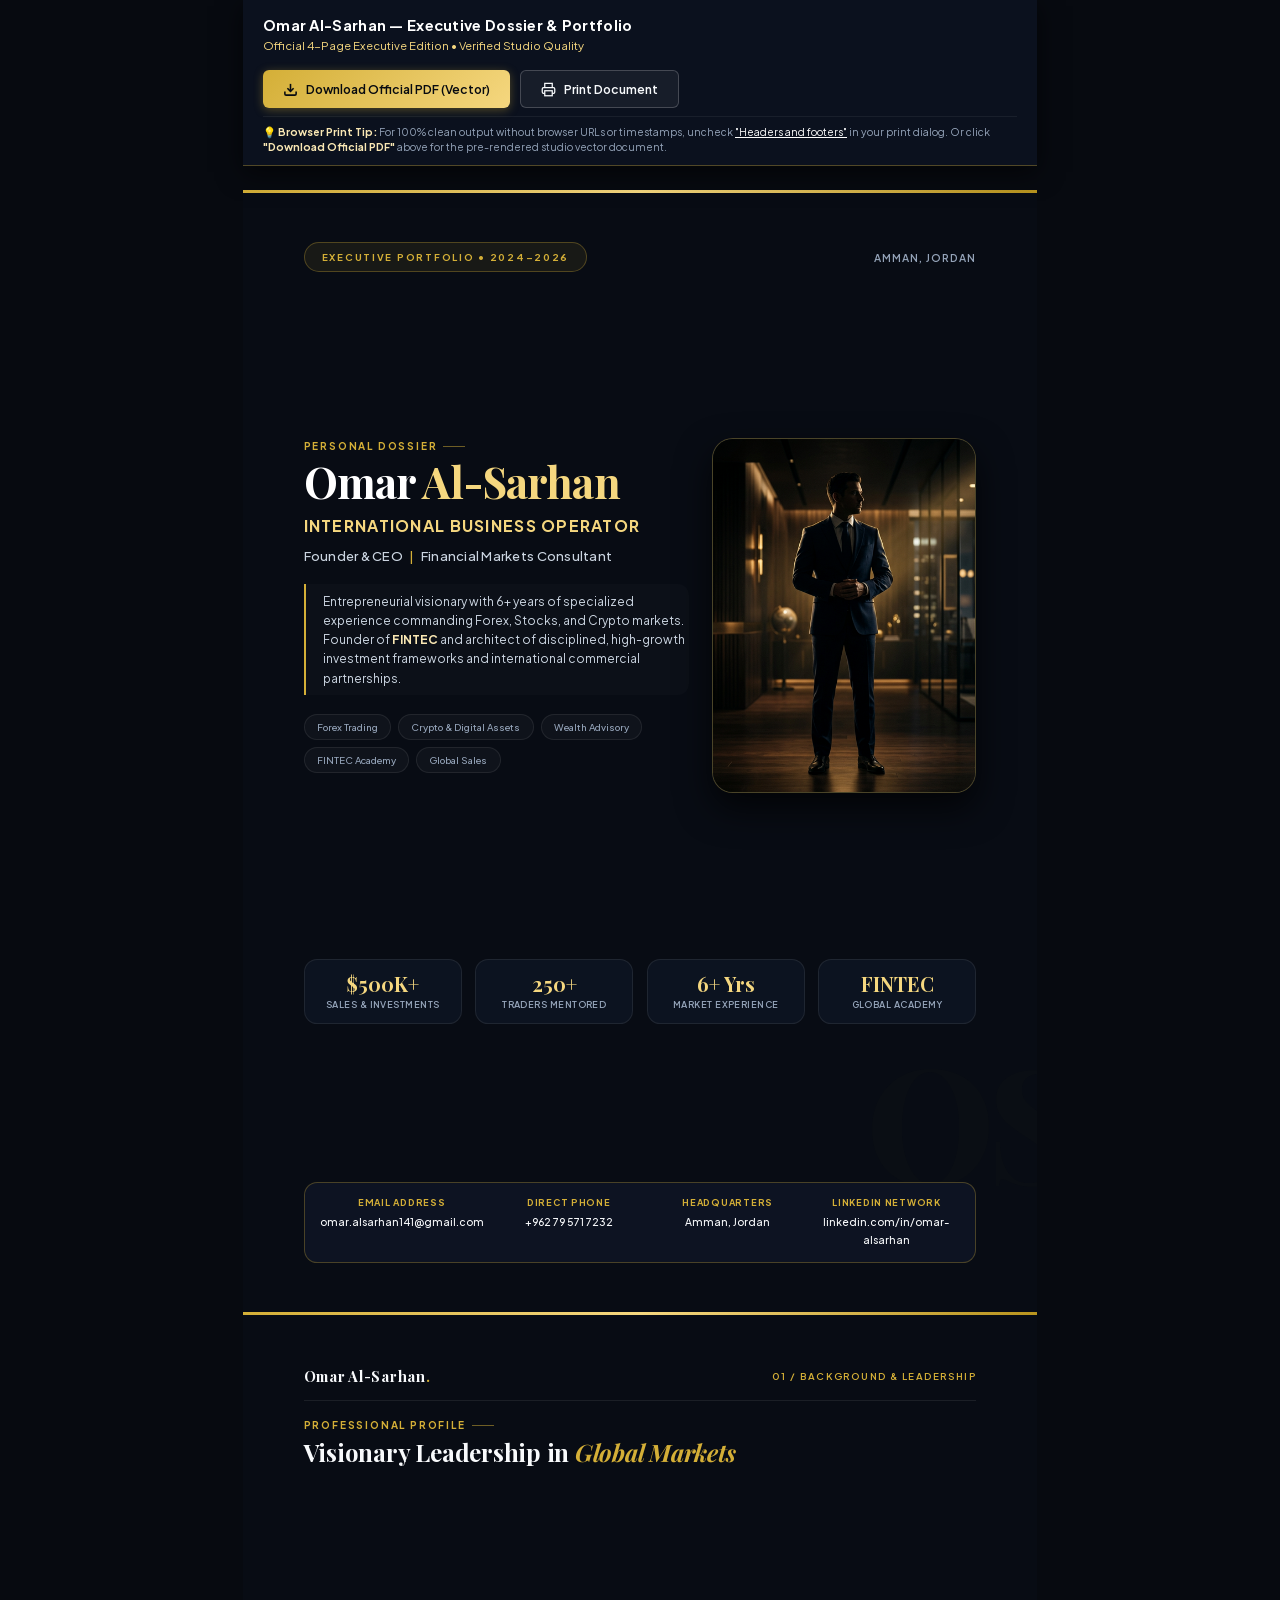
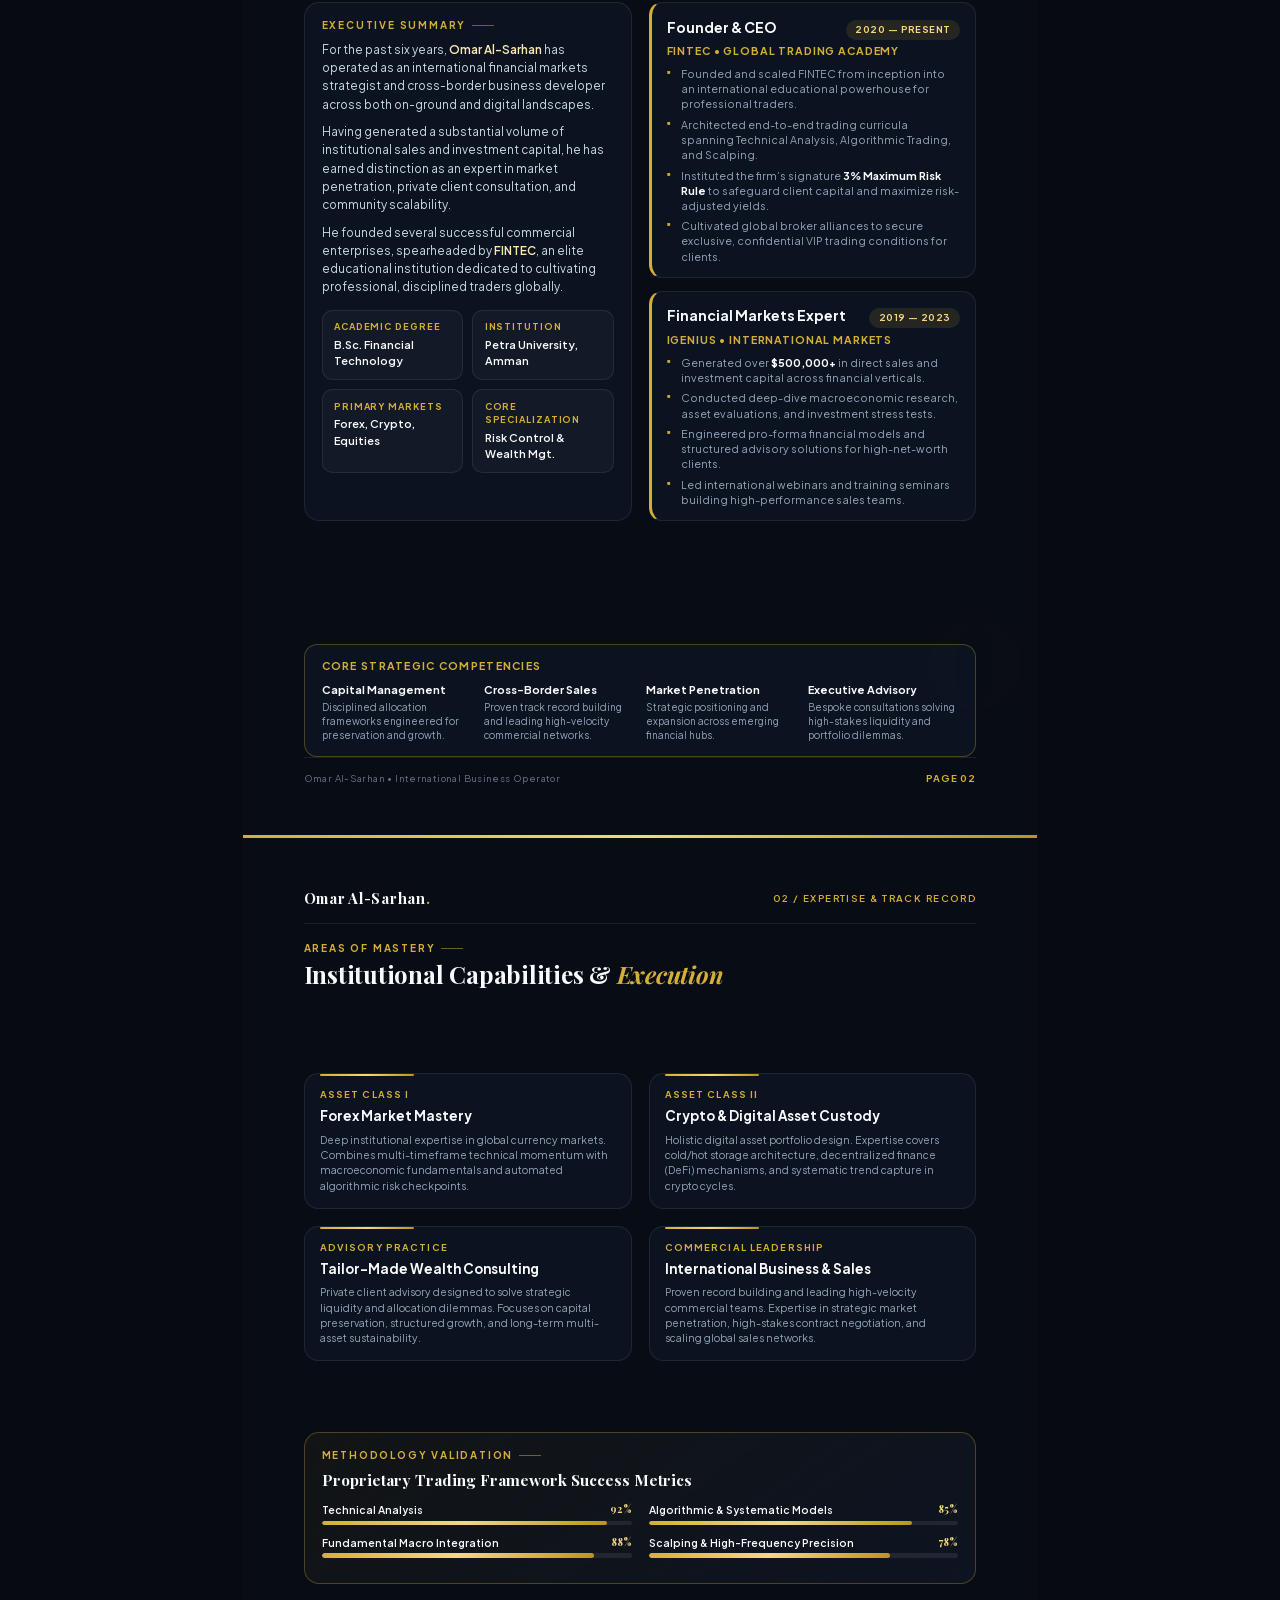
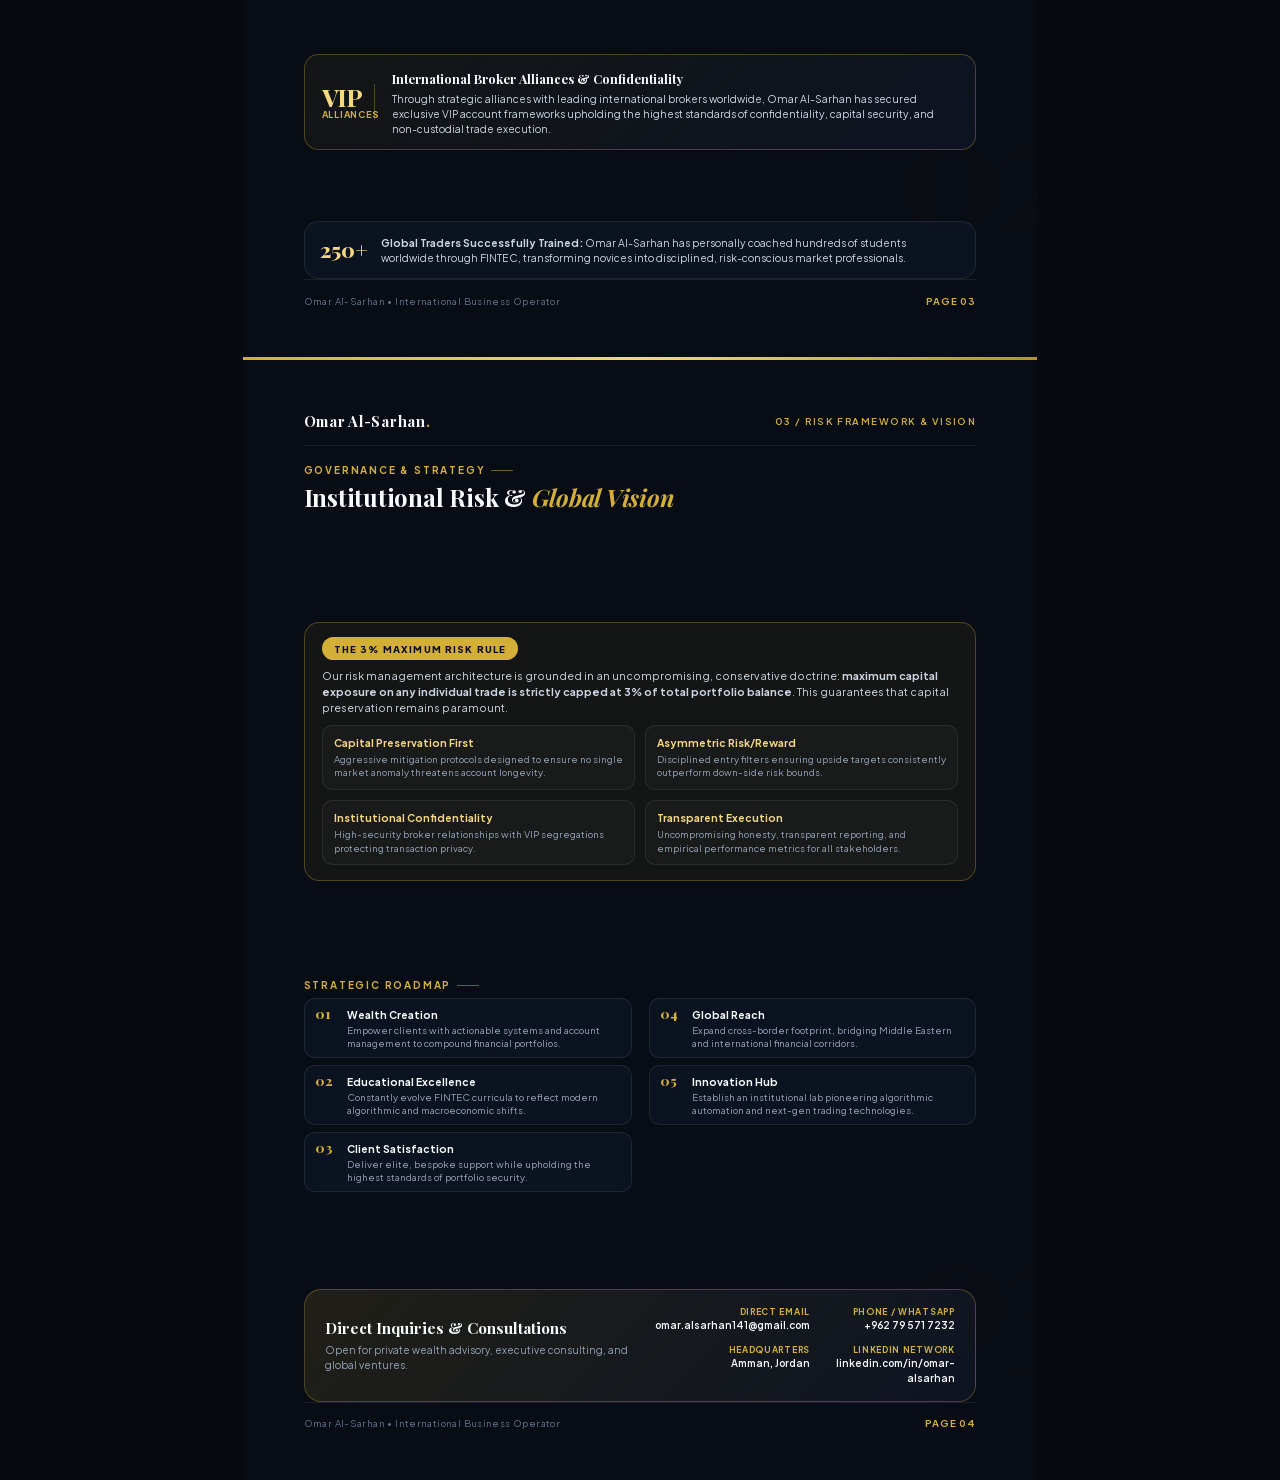
<file: portfolio-pdf.html>
<!DOCTYPE html>
<html lang="en">
<head>
    <meta charset="UTF-8">
    <title>Omar Al-Sarhan — Personal Portfolio</title>
    <!-- Local TrueType Google Fonts (Offline & Print Vector Embedding) -->
    <link rel="stylesheet" href="assets/fonts/fonts-ttf.css">
    <!-- Local Base64 Google Fonts Fallback -->
    <link rel="stylesheet" href="assets/fonts/fonts-base64.css">
    <!-- Google Fonts Fallback -->
    <link rel="preconnect" href="https://fonts.googleapis.com">
    <link rel="preconnect" href="https://fonts.gstatic.com" crossorigin>
    <link href="https://fonts.googleapis.com/css2?family=Playfair+Display:ital,wght@0,400;0,600;0,700;0,800;1,400;1,600&family=Plus+Jakarta+Sans:wght@300;400;500;600;700;800&display=swap" rel="stylesheet">
    <style>
        /* ============================================================
           PRINT & PAGE SETUP (A4 EXACT SPECIFICATIONS: 210mm x 297mm)
           ============================================================ */
        @page {
            size: A4 portrait;
            margin: 0;
        }

        :root {
            --bg-dark: #070a10;
            --bg-page: #080c14;
            --bg-card: rgba(14, 21, 34, 0.9);
            --bg-card-hover: #121a2b;
            --gold: #d4af37;
            --gold-light: #f5d77f;
            --gold-pale: #fae8b4;
            --gold-dark: #9e7b16;
            --gold-gradient: linear-gradient(135deg, #d4af37 0%, #f5d77f 50%, #b8941e 100%);
            --text-main: #f8fafc;
            --text-sub: #94a3b8;
            --text-muted: #64748b;
            --border-gold: rgba(212, 175, 55, 0.3);
            --border-subtle: rgba(255, 255, 255, 0.08);
            --font-serif: 'Playfair Display', 'Didot', 'Bodoni MT', 'Cinzel', 'Georgia', serif;
            --font-sans: 'Plus Jakarta Sans', -apple-system, BlinkMacSystemFont, 'Segoe UI', Roboto, sans-serif;
        }

        * {
            margin: 0;
            padding: 0;
            box-sizing: border-box;
            -webkit-print-color-adjust: exact !important;
            print-color-adjust: exact !important;
        }

        html, body {
            width: 210mm;
            background-color: var(--bg-dark);
            color: var(--text-main);
            font-family: var(--font-sans);
            font-size: 9.2pt;
            line-height: 1.5;
            -webkit-font-smoothing: antialiased;
            margin: 0 auto;
        }

        .page {
            width: 210mm;
            height: 297mm;
            min-height: 297mm;
            max-height: 297mm;
            position: relative;
            page-break-after: always;
            page-break-inside: avoid;
            overflow: hidden;
            background-color: var(--bg-page);
            background: #080c14;
            padding: 14mm 16mm 13mm;
            display: flex;
            flex-direction: column;
            justify-content: space-between;
        }

        .page:last-child {
            page-break-after: avoid;
        }

        /* Top luxury gold bar */
        .page::before {
            content: '';
            position: absolute;
            top: 0;
            left: 0;
            right: 0;
            height: 3px;
            background: var(--gold-gradient);
            z-index: 10;
        }

        /* Watermark background numbers */
        .page-watermark {
            position: absolute;
            bottom: 30mm;
            right: -10mm;
            font-family: var(--font-serif);
            font-size: 120pt;
            font-weight: 800;
            color: rgba(212, 175, 55, 0.015);
            pointer-events: none;
            line-height: 1;
            z-index: 0;
            letter-spacing: -0.05em;
        }

        /* Top Header for Content Pages */
        .doc-header {
            display: flex;
            justify-content: space-between;
            align-items: center;
            padding-bottom: 3.5mm;
            border-bottom: 1px solid var(--border-subtle);
            margin-bottom: 4.5mm;
            position: relative;
            z-index: 2;
        }

        .doc-header-brand {
            font-family: var(--font-serif);
            font-size: 11pt;
            font-weight: 700;
            letter-spacing: 0.05em;
            color: var(--text-main);
        }

        .doc-header-brand span {
            color: var(--gold);
        }

        .doc-header-tag {
            font-size: 7.2pt;
            text-transform: uppercase;
            letter-spacing: 0.15em;
            color: var(--gold);
            font-weight: 600;
        }

        /* Bottom Footer for Content Pages */
        .doc-footer {
            display: flex;
            justify-content: space-between;
            align-items: center;
            padding-top: 3.5mm;
            border-top: 1px solid var(--border-subtle);
            font-size: 7.2pt;
            color: var(--text-muted);
            position: relative;
            z-index: 2;
        }

        .doc-footer-left {
            letter-spacing: 0.04em;
        }

        .doc-footer-right {
            color: var(--gold);
            font-weight: 700;
            letter-spacing: 0.1em;
        }

        /* Typography */
        h1, h2, h3, h4, h5 {
            font-family: var(--font-serif);
            color: var(--text-main);
        }

        .section-eyebrow {
            font-family: var(--font-sans);
            font-size: 7.5pt;
            text-transform: uppercase;
            letter-spacing: 0.18em;
            color: var(--gold);
            font-weight: 700;
            margin-bottom: 1.5mm;
            display: flex;
            align-items: center;
            gap: 6px;
        }

        .section-eyebrow::after {
            content: '';
            display: inline-block;
            width: 22px;
            height: 1px;
            background: var(--gold);
            opacity: 0.5;
        }

        .section-title {
            font-size: 18pt;
            font-weight: 700;
            line-height: 1.15;
            margin-bottom: 3.5mm;
            letter-spacing: -0.01em;
        }

        .section-title span {
            color: var(--gold);
            font-style: italic;
        }

        /* Grid Utilities */
        .grid-2 {
            display: grid;
            grid-template-columns: 1fr 1fr;
            gap: 4.5mm;
        }

        .grid-3 {
            display: grid;
            grid-template-columns: repeat(3, 1fr);
            gap: 3.5mm;
        }

        .grid-4 {
            display: grid;
            grid-template-columns: repeat(4, 1fr);
            gap: 3mm;
        }

        /* Reusable Card */
        .card {
            background: var(--bg-card);
            border: 1px solid var(--border-subtle);
            border-radius: 4mm;
            padding: 4mm 4.5mm;
            position: relative;
            z-index: 2;
        }

        .card-gold {
            border-color: var(--border-gold);
            background: linear-gradient(145deg, rgba(212, 175, 55, 0.05) 0%, rgba(14, 21, 35, 0.9) 100%);
        }

        /* Content Body flex container to fill space */
        .content-body {
            flex: 1;
            display: flex;
            flex-direction: column;
            justify-content: space-between;
            gap: 4mm;
            position: relative;
            z-index: 2;
        }

        /* ============================================================
           PAGE 1: COVER / EXECUTIVE DOSSIER
           ============================================================ */
        .cover-page {
            padding: 14mm 16mm 13mm;
        }

        .cover-top {
            display: flex;
            justify-content: space-between;
            align-items: center;
            position: relative;
            z-index: 2;
        }

        .cover-badge {
            display: inline-block;
            font-size: 7.2pt;
            letter-spacing: 0.18em;
            text-transform: uppercase;
            color: var(--gold);
            padding: 1.8mm 4.5mm;
            background: rgba(212, 175, 55, 0.08);
            border: 1px solid var(--border-gold);
            border-radius: 50px;
            font-weight: 700;
        }

        .cover-year {
            font-size: 7.8pt;
            color: var(--text-sub);
            letter-spacing: 0.1em;
            text-transform: uppercase;
            font-weight: 600;
        }

        .cover-main {
            display: grid;
            grid-template-columns: 1.25fr 0.75fr;
            gap: 6mm;
            align-items: center;
            position: relative;
            z-index: 2;
            margin: 2mm 0;
        }

        /* SOLID CRISP TEXT — ZERO BACKGROUND-CLIP TO PREVENT PDF ARTIFACTS */
        .cover-name {
            font-size: 32pt;
            font-weight: 700;
            line-height: 1.05;
            letter-spacing: -0.02em;
            margin-bottom: 2.5mm;
            color: #ffffff;
        }

        .cover-name .gold-part {
            color: var(--gold-light);
        }

        .cover-title-primary {
            font-size: 12pt;
            font-weight: 700;
            color: var(--gold-light);
            text-transform: uppercase;
            letter-spacing: 0.08em;
            margin-bottom: 2mm;
        }

        .cover-title-secondary {
            font-size: 9.8pt;
            font-weight: 500;
            color: #cbd5e1;
            margin-bottom: 5mm;
            letter-spacing: 0.02em;
        }

        .cover-title-secondary span {
            color: var(--gold);
            padding: 0 4px;
        }

        .cover-bio {
            color: #cbd5e1;
            font-size: 9pt;
            line-height: 1.6;
            margin-bottom: 5mm;
            border-left: 2.5px solid var(--gold);
            padding-left: 4.5mm;
            background: rgba(255, 255, 255, 0.015);
            padding-top: 2mm;
            padding-bottom: 2mm;
            border-radius: 0 3mm 3mm 0;
        }

        .cover-bio strong {
            color: var(--gold-pale);
        }

        /* Focus Pills */
        .focus-pills {
            display: flex;
            gap: 2mm;
            flex-wrap: wrap;
            margin-bottom: 5mm;
        }

        .focus-pill {
            font-size: 7.2pt;
            color: var(--text-sub);
            background: rgba(255, 255, 255, 0.03);
            border: 1px solid var(--border-subtle);
            border-radius: 50px;
            padding: 1.2mm 3.2mm;
            font-weight: 500;
        }

        .cover-image-container {
            display: flex;
            justify-content: center;
            align-items: center;
        }

        .cover-image-wrapper {
            width: 70mm;
            height: 94mm;
            border-radius: 5.5mm;
            overflow: hidden;
            border: 1.5px solid var(--border-gold);
            box-shadow: 0 15px 35px rgba(0, 0, 0, 0.7);
            background: #0f1523;
            position: relative;
        }

        .cover-image-wrapper img {
            width: 100%;
            height: 100%;
            object-fit: cover;
            display: block;
        }

        .cover-stats {
            display: grid;
            grid-template-columns: repeat(4, 1fr);
            gap: 3.5mm;
            position: relative;
            z-index: 2;
        }

        .stat-box {
            background: var(--bg-card);
            border: 1px solid var(--border-subtle);
            border-radius: 3.5mm;
            padding: 3.5mm 3mm;
            text-align: center;
        }

        .stat-box .num {
            font-family: var(--font-serif);
            font-size: 15pt;
            font-weight: 700;
            color: var(--gold-light);
            line-height: 1.1;
        }

        .stat-box .label {
            font-size: 6.8pt;
            color: var(--text-sub);
            margin-top: 1mm;
            line-height: 1.25;
            text-transform: uppercase;
            letter-spacing: 0.05em;
            font-weight: 600;
        }

        .cover-contact-bar {
            display: grid;
            grid-template-columns: repeat(4, 1fr);
            gap: 3mm;
            background: rgba(14, 21, 35, 0.95);
            border: 1px solid var(--border-gold);
            border-radius: 3.5mm;
            padding: 3.5mm 4mm;
            position: relative;
            z-index: 2;
        }

        .cover-contact-col {
            text-align: center;
        }

        .cover-contact-col strong {
            color: var(--gold);
            display: block;
            font-size: 6.8pt;
            text-transform: uppercase;
            letter-spacing: 0.08em;
            margin-bottom: 0.5mm;
            font-weight: 700;
        }

        .cover-contact-col span {
            color: var(--text-main);
            font-weight: 500;
            font-size: 7.8pt;
        }

        /* ============================================================
           PAGE 2: ABOUT, EXECUTIVE SUMMARY & EXPERIENCE
           ============================================================ */
        .story-text {
            color: #cbd5e1;
            font-size: 8.8pt;
            line-height: 1.55;
            margin-bottom: 2.5mm;
        }

        .story-text strong {
            color: var(--gold-pale);
            font-weight: 600;
        }

        .meta-pill-grid {
            display: grid;
            grid-template-columns: 1fr 1fr;
            gap: 2.5mm;
            margin-top: 3.5mm;
        }

        .meta-pill {
            background: rgba(255, 255, 255, 0.03);
            border: 1px solid var(--border-subtle);
            border-radius: 2.8mm;
            padding: 2.5mm 3mm;
        }

        .meta-pill-label {
            font-size: 6.8pt;
            color: var(--gold);
            text-transform: uppercase;
            letter-spacing: 0.1em;
            font-weight: 700;
        }

        .meta-pill-val {
            font-size: 8.2pt;
            color: var(--text-main);
            font-weight: 600;
            margin-top: 0.8mm;
        }

        /* Timeline in PDF */
        .timeline-block {
            display: flex;
            flex-direction: column;
            gap: 3.5mm;
        }

        .timeline-card {
            background: var(--bg-card);
            border: 1px solid var(--border-subtle);
            border-left: 3px solid var(--gold);
            border-radius: 3.5mm;
            padding: 3.5mm 4mm;
        }

        .timeline-header {
            display: flex;
            justify-content: space-between;
            align-items: baseline;
            margin-bottom: 1mm;
        }

        .timeline-role {
            font-size: 10.5pt;
            font-weight: 700;
            color: var(--text-main);
        }

        .timeline-badge {
            font-size: 7pt;
            background: rgba(212, 175, 55, 0.12);
            color: var(--gold-light);
            padding: 0.8mm 2.5mm;
            border-radius: 50px;
            font-weight: 700;
            letter-spacing: 0.05em;
        }

        .timeline-company {
            font-size: 8pt;
            color: var(--gold);
            font-weight: 700;
            text-transform: uppercase;
            letter-spacing: 0.08em;
            margin-bottom: 1.8mm;
        }

        .timeline-bullets {
            list-style: none;
            display: flex;
            flex-direction: column;
            gap: 1.4mm;
        }

        .timeline-bullets li {
            font-size: 8pt;
            color: var(--text-sub);
            position: relative;
            padding-left: 3.8mm;
            line-height: 1.42;
        }

        .timeline-bullets li::before {
            content: '▪';
            position: absolute;
            left: 0;
            color: var(--gold);
            font-size: 8.5pt;
            line-height: 1;
        }

        .timeline-bullets li strong {
            color: var(--text-main);
        }

        /* Bottom Scope Grid on Page 2 */
        .scope-strip {
            background: var(--bg-card);
            border: 1px solid var(--border-gold);
            border-radius: 3.5mm;
            padding: 3.5mm 4.5mm;
        }

        .scope-title {
            font-size: 8pt;
            text-transform: uppercase;
            letter-spacing: 0.12em;
            color: var(--gold);
            font-weight: 700;
            margin-bottom: 2mm;
        }

        .scope-item h5 {
            font-family: var(--font-sans);
            font-size: 8.2pt;
            font-weight: 700;
            color: var(--text-main);
            margin-bottom: 0.8mm;
        }

        .scope-item p {
            font-size: 7.4pt;
            color: var(--text-sub);
            line-height: 1.4;
        }

        /* ============================================================
           PAGE 3: EXPERTISE & QUANTITATIVE TRACK RECORD
           ============================================================ */
        .expertise-card {
            background: var(--bg-card);
            border: 1px solid var(--border-subtle);
            border-radius: 3.8mm;
            padding: 3.8mm 4mm;
            position: relative;
        }

        .expertise-card::before {
            content: '';
            position: absolute;
            top: 0;
            left: 4mm;
            width: 25mm;
            height: 2px;
            background: var(--gold-gradient);
            border-radius: 2px;
        }

        .expertise-icon-label {
            font-size: 7pt;
            text-transform: uppercase;
            letter-spacing: 0.12em;
            color: var(--gold);
            font-weight: 700;
            margin-bottom: 1mm;
        }

        .expertise-title {
            font-size: 10pt;
            font-weight: 700;
            color: var(--text-main);
            margin-bottom: 1.5mm;
        }

        .expertise-desc {
            font-size: 7.8pt;
            color: var(--text-sub);
            line-height: 1.48;
        }

        /* Method Bar Chart for PDF */
        .method-row {
            margin-bottom: 2.5mm;
        }

        .method-info {
            display: flex;
            justify-content: space-between;
            font-size: 7.8pt;
            margin-bottom: 0.8mm;
        }

        .method-name {
            font-weight: 600;
            color: var(--text-main);
        }

        .method-pct {
            font-weight: 700;
            color: var(--gold-light);
            font-family: var(--font-serif);
        }

        .method-track {
            height: 4.5px;
            background: rgba(255, 255, 255, 0.08);
            border-radius: 10px;
            overflow: hidden;
        }

        .method-fill {
            height: 100%;
            background: var(--gold-gradient);
            border-radius: 10px;
        }

        /* VIP Broker Card on Page 3 */
        .broker-card {
            background: linear-gradient(135deg, rgba(212, 175, 55, 0.06) 0%, rgba(14, 21, 35, 0.9) 100%);
            border: 1px solid var(--border-gold);
            border-radius: 3.8mm;
            padding: 3.5mm 4.5mm;
            display: flex;
            align-items: center;
            gap: 4.5mm;
        }

        .broker-badge-icon {
            font-family: var(--font-serif);
            font-size: 18pt;
            font-weight: 800;
            color: var(--gold-light);
            min-width: 14mm;
            text-align: center;
            border-right: 1px solid var(--border-gold);
            padding-right: 3mm;
            line-height: 1.1;
        }

        .broker-badge-icon small {
            display: block;
            font-size: 6.8pt;
            text-transform: uppercase;
            letter-spacing: 0.08em;
            color: var(--gold);
            font-family: var(--font-sans);
            font-weight: 700;
        }

        .broker-content h4 {
            font-size: 9.5pt;
            font-weight: 700;
            color: var(--text-main);
            margin-bottom: 0.8mm;
        }

        .broker-content p {
            font-size: 7.8pt;
            color: #cbd5e1;
            line-height: 1.45;
        }

        /* Callout Box */
        .callout-box {
            background: var(--bg-card);
            border: 1px solid var(--border-subtle);
            border-radius: 3.8mm;
            padding: 3.5mm 4mm;
            display: flex;
            align-items: center;
            gap: 3.5mm;
        }

        .callout-stat {
            font-family: var(--font-serif);
            font-size: 16pt;
            font-weight: 800;
            color: var(--gold-light);
            line-height: 1;
            white-space: nowrap;
        }

        .callout-text {
            font-size: 7.8pt;
            color: #cbd5e1;
            line-height: 1.45;
        }

        /* ============================================================
           PAGE 4: RISK PHILOSOPHY, STRATEGIC VISION & CONTACT
           ============================================================ */
        .risk-highlight {
            background: rgba(212, 175, 55, 0.06);
            border: 1.5px solid var(--border-gold);
            border-radius: 4mm;
            padding: 3.8mm 4.5mm;
        }

        .risk-badge-large {
            display: inline-block;
            background: var(--gold);
            color: #070a10;
            font-size: 7.2pt;
            font-weight: 800;
            text-transform: uppercase;
            letter-spacing: 0.12em;
            padding: 1.2mm 3.2mm;
            border-radius: 50px;
            margin-bottom: 2mm;
        }

        .risk-principle-grid {
            display: grid;
            grid-template-columns: 1fr 1fr;
            gap: 2.5mm;
            margin-top: 2.5mm;
        }

        .risk-principle-card {
            background: rgba(255, 255, 255, 0.025);
            border: 1px solid var(--border-subtle);
            border-radius: 2.8mm;
            padding: 2.5mm 3mm;
        }

        .risk-principle-card h5 {
            font-family: var(--font-sans);
            font-size: 7.8pt;
            font-weight: 700;
            color: var(--gold-light);
            margin-bottom: 0.6mm;
        }

        .risk-principle-card p {
            font-size: 7.2pt;
            color: var(--text-sub);
            line-height: 1.4;
        }

        .goals-container {
            display: flex;
            flex-direction: column;
            gap: 1.8mm;
        }

        .goal-row {
            display: flex;
            align-items: flex-start;
            gap: 3mm;
            padding: 2mm 2.8mm;
            background: var(--bg-card);
            border: 1px solid var(--border-subtle);
            border-radius: 2.8mm;
        }

        .goal-idx {
            font-family: var(--font-serif);
            font-size: 10pt;
            font-weight: 800;
            color: var(--gold);
            line-height: 1;
            min-width: 5.5mm;
        }

        .goal-content h5 {
            font-family: var(--font-sans);
            font-size: 7.8pt;
            font-weight: 700;
            color: var(--text-main);
            margin-bottom: 0.4mm;
        }

        .goal-content p {
            font-size: 7.2pt;
            color: var(--text-sub);
            line-height: 1.35;
        }

        .contact-final-card {
            background: linear-gradient(135deg, rgba(212, 175, 55, 0.12) 0%, rgba(14, 21, 35, 0.95) 100%);
            border: 1.5px solid var(--border-gold);
            border-radius: 4.5mm;
            padding: 4mm 5.5mm;
            display: flex;
            justify-content: space-between;
            align-items: center;
        }

        .contact-left h4 {
            font-size: 11.5pt;
            font-weight: 700;
            color: var(--text-main);
            margin-bottom: 0.8mm;
        }

        .contact-left p {
            font-size: 7.5pt;
            color: var(--text-sub);
        }

        .contact-details-grid {
            display: grid;
            grid-template-columns: 1fr 1fr;
            gap: 2.5mm 5mm;
            text-align: right;
        }

        .contact-entry {
            font-size: 7.5pt;
        }

        .contact-entry span {
            color: var(--gold);
            font-weight: 700;
            display: block;
            font-size: 6.5pt;
            text-transform: uppercase;
            letter-spacing: 0.08em;
        }

        .contact-entry a, .contact-entry div {
            color: var(--text-main);
            text-decoration: none;
            font-weight: 600;
        }

        /* ============================================================
           EXECUTIVE ACTION BAR (SCREEN ONLY, HIDDEN IN PRINT)
           ============================================================ */
        .executive-action-bar {
            width: 100%;
            background: #0b111e;
            border-bottom: 1px solid rgba(212, 175, 55, 0.35);
            padding: 14px 20px 10px;
            font-family: var(--font-sans);
            position: sticky;
            top: 0;
            z-index: 9999;
            box-shadow: 0 6px 24px rgba(0, 0, 0, 0.6);
            margin-bottom: 24px;
        }

        .action-bar-inner {
            max-width: 210mm;
            margin: 0 auto;
            display: flex;
            align-items: center;
            justify-content: space-between;
            gap: 15px;
            flex-wrap: wrap;
        }

        .action-bar-info {
            display: flex;
            flex-direction: column;
            gap: 2px;
        }

        .action-bar-info strong {
            color: #ffffff;
            font-size: 11pt;
            font-weight: 700;
            letter-spacing: 0.02em;
        }

        .action-bar-info span {
            color: var(--gold-light);
            font-size: 8.5pt;
        }

        .action-bar-actions {
            display: flex;
            align-items: center;
            gap: 10px;
        }

        .btn-action {
            display: inline-flex;
            align-items: center;
            gap: 8px;
            padding: 10px 20px;
            border-radius: 6px;
            font-size: 9.2pt;
            font-weight: 600;
            text-decoration: none;
            cursor: pointer;
            transition: all 0.2s ease;
            font-family: inherit;
        }

        .btn-gold {
            background: linear-gradient(135deg, #d4af37 0%, #f5d77f 100%);
            color: #070a10 !important;
            border: none;
            box-shadow: 0 2px 10px rgba(212, 175, 55, 0.35);
        }

        .btn-gold:hover {
            transform: translateY(-1px);
            box-shadow: 0 4px 16px rgba(212, 175, 55, 0.5);
        }

        .btn-outline {
            background: rgba(255, 255, 255, 0.05);
            color: #f8fafc;
            border: 1px solid rgba(255, 255, 255, 0.2);
        }

        .btn-outline:hover {
            background: rgba(255, 255, 255, 0.1);
            border-color: var(--gold);
        }

        .action-bar-tip {
            max-width: 210mm;
            margin: 8px auto 0;
            padding-top: 8px;
            border-top: 1px solid rgba(255, 255, 255, 0.06);
            font-size: 7.8pt;
            color: #94a3b8;
            line-height: 1.4;
        }

        .action-bar-tip strong {
            color: var(--gold-pale);
        }

        .action-bar-tip em {
            color: #ffffff;
            font-style: normal;
            text-decoration: underline;
        }

        @media print {
            .no-print, .executive-action-bar {
                display: none !important;
            }
            body {
                background: #080c14 !important;
                margin: 0 !important;
                padding: 0 !important;
            }
            .page {
                box-shadow: none !important;
                margin: 0 !important;
                page-break-after: always !important;
                break-after: page !important;
                page-break-inside: avoid !important;
                break-inside: avoid !important;
            }
            .page:last-child {
                page-break-after: avoid !important;
                break-after: avoid !important;
            }
        }
    </style>
</head>
<body>

    <!-- Executive Action Bar (Screen Only) -->
    <div class="executive-action-bar no-print">
        <div class="action-bar-inner">
            <div class="action-bar-info">
                <strong>Omar Al-Sarhan — Executive Dossier &amp; Portfolio</strong>
                <span>Official 4-Page Executive Edition &bull; Verified Studio Quality</span>
            </div>
            <div class="action-bar-actions">
                <a href="Omar_Al-Sarhan_Executive_Portfolio.pdf" download="Omar_Al-Sarhan_Executive_Portfolio.pdf" class="btn-action btn-gold">
                    <svg width="15" height="15" viewBox="0 0 24 24" fill="none" stroke="currentColor" stroke-width="2.5"><path d="M21 15v4a2 2 0 0 1-2 2H5a2 2 0 0 1-2-2v-4"></path><polyline points="7 10 12 15 17 10"></polyline><line x1="12" y1="15" x2="12" y2="3"></line></svg>
                    Download Official PDF (Vector)
                </a>
                <button onclick="window.print()" class="btn-action btn-outline">
                    <svg width="15" height="15" viewBox="0 0 24 24" fill="none" stroke="currentColor" stroke-width="2"><polyline points="6 9 6 2 18 2 18 9"></polyline><path d="M6 18H4a2 2 0 0 1-2-2v-5a2 2 0 0 1 2-2h16a2 2 0 0 1 2 2v5a2 2 0 0 1-2 2h-2"></path><rect x="6" y="14" width="12" height="8"></rect></svg>
                    Print Document
                </button>
            </div>
        </div>
        <div class="action-bar-tip">
            <span>💡 <strong>Browser Print Tip:</strong> For 100% clean output without browser URLs or timestamps, uncheck <em>"Headers and footers"</em> in your print dialog. Or click <strong>"Download Official PDF"</strong> above for the pre-rendered studio vector document.</span>
        </div>
    </div>

    <!-- ========================================================
         PAGE 1: COVER / EXECUTIVE OVERVIEW
         ======================================================== -->
    <section class="page cover-page">
        <div class="page-watermark">OS</div>

        <div class="cover-top">
            <div class="cover-badge">Executive Portfolio &bull; 2024–2026</div>
            <div class="cover-year">Amman, Jordan</div>
        </div>

        <div class="cover-main">
            <div class="cover-text">
                <div class="section-eyebrow">Personal Dossier</div>
                <h1 class="cover-name">Omar <span class="gold-part">Al-Sarhan</span></h1>
                <div class="cover-title-primary">International Business Operator</div>
                <div class="cover-title-secondary">Founder &amp; CEO <span>|</span> Financial Markets Consultant</div>

                <p class="cover-bio">
                    Entrepreneurial visionary with 6+ years of specialized experience commanding Forex, Stocks, and Crypto markets. Founder of <strong>FINTEC</strong> and architect of disciplined, high-growth investment frameworks and international commercial partnerships.
                </p>

                <div class="focus-pills">
                    <span class="focus-pill">Forex Trading</span>
                    <span class="focus-pill">Crypto &amp; Digital Assets</span>
                    <span class="focus-pill">Wealth Advisory</span>
                    <span class="focus-pill">FINTEC Academy</span>
                    <span class="focus-pill">Global Sales</span>
                </div>
            </div>

            <div class="cover-image-container">
                <div class="cover-image-wrapper">
                    <img src="assets/hero-portrait.png" alt="Omar Al-Sarhan">
                </div>
            </div>
        </div>

        <div class="cover-stats">
            <div class="stat-box">
                <div class="num">$500K+</div>
                <div class="label">Sales &amp; Investments</div>
            </div>
            <div class="stat-box">
                <div class="num">250+</div>
                <div class="label">Traders Mentored</div>
            </div>
            <div class="stat-box">
                <div class="num">6+ Yrs</div>
                <div class="label">Market Experience</div>
            </div>
            <div class="stat-box">
                <div class="num">FINTEC</div>
                <div class="label">Global Academy</div>
            </div>
        </div>

        <div class="cover-contact-bar">
            <div class="cover-contact-col">
                <strong>Email Address</strong>
                <span>omar.alsarhan141@gmail.com</span>
            </div>
            <div class="cover-contact-col">
                <strong>Direct Phone</strong>
                <span>+962 79 571 7232</span>
            </div>
            <div class="cover-contact-col">
                <strong>Headquarters</strong>
                <span>Amman, Jordan</span>
            </div>
            <div class="cover-contact-col">
                <strong>LinkedIn Network</strong>
                <span>linkedin.com/in/omar-alsarhan</span>
            </div>
        </div>
    </section>

    <!-- ========================================================
         PAGE 2: EXECUTIVE SUMMARY & CAREER MILESTONES
         ======================================================== -->
    <section class="page">
        <div class="page-watermark">01</div>

        <header class="doc-header">
            <div class="doc-header-brand">Omar Al-Sarhan<span>.</span></div>
            <div class="doc-header-tag">01 / Background &amp; Leadership</div>
        </header>

        <div class="content-body">
            <div>
                <div class="section-eyebrow">Professional Profile</div>
                <h2 class="section-title">Visionary Leadership in <span>Global Markets</span></h2>
            </div>

            <div class="grid-2">
                <!-- Left: Biography & Education -->
                <div>
                    <div class="card" style="height: 100%;">
                        <div class="section-eyebrow" style="margin-bottom: 2mm;">Executive Summary</div>
                        <p class="story-text">
                            For the past six years, <strong>Omar Al-Sarhan</strong> has operated as an international financial markets strategist and cross-border business developer across both on-ground and digital landscapes.
                        </p>
                        <p class="story-text">
                            Having generated a substantial volume of institutional sales and investment capital, he has earned distinction as an expert in market penetration, private client consultation, and community scalability.
                        </p>
                        <p class="story-text">
                            He founded several successful commercial enterprises, spearheaded by <strong>FINTEC</strong>, an elite educational institution dedicated to cultivating professional, disciplined traders globally.
                        </p>

                        <div class="meta-pill-grid">
                            <div class="meta-pill">
                                <div class="meta-pill-label">Academic Degree</div>
                                <div class="meta-pill-val">B.Sc. Financial Technology</div>
                            </div>
                            <div class="meta-pill">
                                <div class="meta-pill-label">Institution</div>
                                <div class="meta-pill-val">Petra University, Amman</div>
                            </div>
                            <div class="meta-pill">
                                <div class="meta-pill-label">Primary Markets</div>
                                <div class="meta-pill-val">Forex, Crypto, Equities</div>
                            </div>
                            <div class="meta-pill">
                                <div class="meta-pill-label">Core Specialization</div>
                                <div class="meta-pill-val">Risk Control &amp; Wealth Mgt.</div>
                            </div>
                        </div>
                    </div>
                </div>

                <!-- Right: Career Milestones Timeline -->
                <div>
                    <div class="timeline-block">
                        <div class="timeline-card card-gold">
                            <div class="timeline-header">
                                <div class="timeline-role">Founder &amp; CEO</div>
                                <div class="timeline-badge">2020 — PRESENT</div>
                            </div>
                            <div class="timeline-company">FINTEC &bull; Global Trading Academy</div>
                            <ul class="timeline-bullets">
                                <li>Founded and scaled FINTEC from inception into an international educational powerhouse for professional traders.</li>
                                <li>Architected end-to-end trading curricula spanning Technical Analysis, Algorithmic Trading, and Scalping.</li>
                                <li>Instituted the firm’s signature <strong>3% Maximum Risk Rule</strong> to safeguard client capital and maximize risk-adjusted yields.</li>
                                <li>Cultivated global broker alliances to secure exclusive, confidential VIP trading conditions for clients.</li>
                            </ul>
                        </div>

                        <div class="timeline-card">
                            <div class="timeline-header">
                                <div class="timeline-role">Financial Markets Expert</div>
                                <div class="timeline-badge">2019 — 2023</div>
                            </div>
                            <div class="timeline-company">iGENIUS &bull; International Markets</div>
                            <ul class="timeline-bullets">
                                <li>Generated over <strong>$500,000+</strong> in direct sales and investment capital across financial verticals.</li>
                                <li>Conducted deep-dive macroeconomic research, asset evaluations, and investment stress tests.</li>
                                <li>Engineered pro-forma financial models and structured advisory solutions for high-net-worth clients.</li>
                                <li>Led international webinars and training seminars building high-performance sales teams.</li>
                            </ul>
                        </div>
                    </div>
                </div>
            </div>

            <!-- Lower Strip: Core Capabilities -->
            <div class="scope-strip">
                <div class="scope-title">Core Strategic Competencies</div>
                <div class="grid-4">
                    <div class="scope-item">
                        <h5>Capital Management</h5>
                        <p>Disciplined allocation frameworks engineered for preservation and growth.</p>
                    </div>
                    <div class="scope-item">
                        <h5>Cross-Border Sales</h5>
                        <p>Proven track record building and leading high-velocity commercial networks.</p>
                    </div>
                    <div class="scope-item">
                        <h5>Market Penetration</h5>
                        <p>Strategic positioning and expansion across emerging financial hubs.</p>
                    </div>
                    <div class="scope-item">
                        <h5>Executive Advisory</h5>
                        <p>Bespoke consultations solving high-stakes liquidity and portfolio dilemmas.</p>
                    </div>
                </div>
            </div>
        </div>

        <footer class="doc-footer">
            <div class="doc-footer-left">Omar Al-Sarhan &bull; International Business Operator</div>
            <div class="doc-footer-right">PAGE 02</div>
        </footer>
    </section>

    <!-- ========================================================
         PAGE 3: EXPERTISE & QUANTITATIVE TRACK RECORD
         ======================================================== -->
    <section class="page">
        <div class="page-watermark">02</div>

        <header class="doc-header">
            <div class="doc-header-brand">Omar Al-Sarhan<span>.</span></div>
            <div class="doc-header-tag">02 / Expertise &amp; Track Record</div>
        </header>

        <div class="content-body">
            <div>
                <div class="section-eyebrow">Areas of Mastery</div>
                <h2 class="section-title">Institutional Capabilities &amp; <span>Execution</span></h2>
            </div>

            <!-- 4 Pillars of Expertise -->
            <div class="grid-2">
                <div class="expertise-card">
                    <div class="expertise-icon-label">Asset Class I</div>
                    <div class="expertise-title">Forex Market Mastery</div>
                    <p class="expertise-desc">
                        Deep institutional expertise in global currency markets. Combines multi-timeframe technical momentum with macroeconomic fundamentals and automated algorithmic risk checkpoints.
                    </p>
                </div>

                <div class="expertise-card">
                    <div class="expertise-icon-label">Asset Class II</div>
                    <div class="expertise-title">Crypto &amp; Digital Asset Custody</div>
                    <p class="expertise-desc">
                        Holistic digital asset portfolio design. Expertise covers cold/hot storage architecture, decentralized finance (DeFi) mechanisms, and systematic trend capture in crypto cycles.
                    </p>
                </div>

                <div class="expertise-card">
                    <div class="expertise-icon-label">Advisory Practice</div>
                    <div class="expertise-title">Tailor-Made Wealth Consulting</div>
                    <p class="expertise-desc">
                        Private client advisory designed to solve strategic liquidity and allocation dilemmas. Focuses on capital preservation, structured growth, and long-term multi-asset sustainability.
                    </p>
                </div>

                <div class="expertise-card">
                    <div class="expertise-icon-label">Commercial Leadership</div>
                    <div class="expertise-title">International Business &amp; Sales</div>
                    <p class="expertise-desc">
                        Proven record building and leading high-velocity commercial teams. Expertise in strategic market penetration, high-stakes contract negotiation, and scaling global sales networks.
                    </p>
                </div>
            </div>

            <!-- Quantitative Methodologies & Performance -->
            <div class="card card-gold">
                <div class="section-eyebrow">Methodology Validation</div>
                <h3 style="font-size: 11.5pt; margin-bottom: 2.8mm; font-weight: 700;">Proprietary Trading Framework Success Metrics</h3>

                <div class="grid-2">
                    <div>
                        <div class="method-row">
                            <div class="method-info">
                                <span class="method-name">Technical Analysis</span>
                                <span class="method-pct">92%</span>
                            </div>
                            <div class="method-track">
                                <div class="method-fill" style="width: 92%;"></div>
                            </div>
                        </div>

                        <div class="method-row">
                            <div class="method-info">
                                <span class="method-name">Fundamental Macro Integration</span>
                                <span class="method-pct">88%</span>
                            </div>
                            <div class="method-track">
                                <div class="method-fill" style="width: 88%;"></div>
                            </div>
                        </div>
                    </div>

                    <div>
                        <div class="method-row">
                            <div class="method-info">
                                <span class="method-name">Algorithmic &amp; Systematic Models</span>
                                <span class="method-pct">85%</span>
                            </div>
                            <div class="method-track">
                                <div class="method-fill" style="width: 85%;"></div>
                            </div>
                        </div>

                        <div class="method-row">
                            <div class="method-info">
                                <span class="method-name">Scalping &amp; High-Frequency Precision</span>
                                <span class="method-pct">78%</span>
                            </div>
                            <div class="method-track">
                                <div class="method-fill" style="width: 78%;"></div>
                            </div>
                        </div>
                    </div>
                </div>
            </div>

            <!-- VIP Broker & Institutional Alliances Card -->
            <div class="broker-card">
                <div class="broker-badge-icon">
                    VIP
                    <small>Alliances</small>
                </div>
                <div class="broker-content">
                    <h4>International Broker Alliances &amp; Confidentiality</h4>
                    <p>
                        Through strategic alliances with leading international brokers worldwide, Omar Al-Sarhan has secured exclusive VIP account frameworks upholding the highest standards of confidentiality, capital security, and non-custodial trade execution.
                    </p>
                </div>
            </div>

            <!-- Callout -->
            <div class="callout-box">
                <div class="callout-stat">250+</div>
                <div class="callout-text">
                    <strong>Global Traders Successfully Trained:</strong> Omar Al-Sarhan has personally coached hundreds of students worldwide through FINTEC, transforming novices into disciplined, risk-conscious market professionals.
                </div>
            </div>
        </div>

        <footer class="doc-footer">
            <div class="doc-footer-left">Omar Al-Sarhan &bull; International Business Operator</div>
            <div class="doc-footer-right">PAGE 03</div>
        </footer>
    </section>

    <!-- ========================================================
         PAGE 4: RISK PHILOSOPHY, STRATEGIC VISION & ENGAGEMENT
         ======================================================== -->
    <section class="page">
        <div class="page-watermark">03</div>

        <header class="doc-header">
            <div class="doc-header-brand">Omar Al-Sarhan<span>.</span></div>
            <div class="doc-header-tag">03 / Risk Framework &amp; Vision</div>
        </header>

        <div class="content-body">
            <div>
                <div class="section-eyebrow">Governance &amp; Strategy</div>
                <h2 class="section-title">Institutional Risk &amp; <span>Global Vision</span></h2>
            </div>

            <!-- Risk Management Section -->
            <div class="risk-highlight">
                <div class="risk-badge-large">The 3% Maximum Risk Rule</div>
                <p style="font-size: 8pt; color: #cbd5e1; line-height: 1.48; margin-bottom: 2mm;">
                    Our risk management architecture is grounded in an uncompromising, conservative doctrine: <strong>maximum capital exposure on any individual trade is strictly capped at 3% of total portfolio balance</strong>. This guarantees that capital preservation remains paramount.
                </p>

                <div class="risk-principle-grid">
                    <div class="risk-principle-card">
                        <h5>Capital Preservation First</h5>
                        <p>Aggressive mitigation protocols designed to ensure no single market anomaly threatens account longevity.</p>
                    </div>
                    <div class="risk-principle-card">
                        <h5>Asymmetric Risk/Reward</h5>
                        <p>Disciplined entry filters ensuring upside targets consistently outperform down-side risk bounds.</p>
                    </div>
                    <div class="risk-principle-card">
                        <h5>Institutional Confidentiality</h5>
                        <p>High-security broker relationships with VIP segregations protecting transaction privacy.</p>
                    </div>
                    <div class="risk-principle-card">
                        <h5>Transparent Execution</h5>
                        <p>Uncompromising honesty, transparent reporting, and empirical performance metrics for all stakeholders.</p>
                    </div>
                </div>
            </div>

            <!-- 5 Strategic Goals -->
            <div>
                <div class="section-eyebrow" style="margin-bottom: 1.5mm;">Strategic Roadmap</div>
                <div class="grid-2">
                    <div class="goals-container">
                        <div class="goal-row">
                            <div class="goal-idx">01</div>
                            <div class="goal-content">
                                <h5>Wealth Creation</h5>
                                <p>Empower clients with actionable systems and account management to compound financial portfolios.</p>
                            </div>
                        </div>

                        <div class="goal-row">
                            <div class="goal-idx">02</div>
                            <div class="goal-content">
                                <h5>Educational Excellence</h5>
                                <p>Constantly evolve FINTEC curricula to reflect modern algorithmic and macroeconomic shifts.</p>
                            </div>
                        </div>

                        <div class="goal-row">
                            <div class="goal-idx">03</div>
                            <div class="goal-content">
                                <h5>Client Satisfaction</h5>
                                <p>Deliver elite, bespoke support while upholding the highest standards of portfolio security.</p>
                            </div>
                        </div>
                    </div>

                    <div class="goals-container">
                        <div class="goal-row">
                            <div class="goal-idx">04</div>
                            <div class="goal-content">
                                <h5>Global Reach</h5>
                                <p>Expand cross-border footprint, bridging Middle Eastern and international financial corridors.</p>
                            </div>
                        </div>

                        <div class="goal-row">
                            <div class="goal-idx">05</div>
                            <div class="goal-content">
                                <h5>Innovation Hub</h5>
                                <p>Establish an institutional lab pioneering algorithmic automation and next-gen trading technologies.</p>
                            </div>
                        </div>
                    </div>
                </div>
            </div>

            <!-- Contact & Engagement Box -->
            <div class="contact-final-card">
                <div class="contact-left">
                    <h4>Direct Inquiries &amp; Consultations</h4>
                    <p>Open for private wealth advisory, executive consulting, and global ventures.</p>
                </div>
                <div class="contact-details-grid">
                    <div class="contact-entry">
                        <span>Direct Email</span>
                        <a href="mailto:omar.alsarhan141@gmail.com">omar.alsarhan141@gmail.com</a>
                    </div>
                    <div class="contact-entry">
                        <span>Phone / WhatsApp</span>
                        <a href="tel:+962795717232">+962 79 571 7232</a>
                    </div>
                    <div class="contact-entry">
                        <span>Headquarters</span>
                        <div>Amman, Jordan</div>
                    </div>
                    <div class="contact-entry">
                        <span>LinkedIn Network</span>
                        <div>linkedin.com/in/omar-alsarhan</div>
                    </div>
                </div>
            </div>
        </div>

        <footer class="doc-footer">
            <div class="doc-footer-left">Omar Al-Sarhan &bull; International Business Operator</div>
            <div class="doc-footer-right">PAGE 04</div>
        </footer>
    </section>

</body>
</html>
</file>
<file: assets/fonts/fonts-ttf.css>
@font-face {
  font-family: 'Playfair Display';
  font-style: normal;
  font-weight: 400;
  font-display: swap;
  src: url('PlayfairDisplay-Regular.ttf') format('truetype');
}

@font-face {
  font-family: 'Playfair Display';
  font-style: normal;
  font-weight: 600;
  font-display: swap;
  src: url('PlayfairDisplay-Regular.ttf') format('truetype');
}

@font-face {
  font-family: 'Playfair Display';
  font-style: normal;
  font-weight: 700;
  font-display: swap;
  src: url('PlayfairDisplay-Regular.ttf') format('truetype');
}

@font-face {
  font-family: 'Playfair Display';
  font-style: normal;
  font-weight: 800;
  font-display: swap;
  src: url('PlayfairDisplay-Regular.ttf') format('truetype');
}

@font-face {
  font-family: 'Playfair Display';
  font-style: italic;
  font-weight: 400;
  font-display: swap;
  src: url('PlayfairDisplay-Italic.ttf') format('truetype');
}

@font-face {
  font-family: 'Playfair Display';
  font-style: italic;
  font-weight: 600;
  font-display: swap;
  src: url('PlayfairDisplay-Italic.ttf') format('truetype');
}

@font-face {
  font-family: 'Playfair Display';
  font-style: italic;
  font-weight: 700;
  font-display: swap;
  src: url('PlayfairDisplay-Italic.ttf') format('truetype');
}

@font-face {
  font-family: 'Plus Jakarta Sans';
  font-style: normal;
  font-weight: 300;
  font-display: swap;
  src: url('PlusJakartaSans.ttf') format('truetype');
}

@font-face {
  font-family: 'Plus Jakarta Sans';
  font-style: normal;
  font-weight: 400;
  font-display: swap;
  src: url('PlusJakartaSans.ttf') format('truetype');
}

@font-face {
  font-family: 'Plus Jakarta Sans';
  font-style: normal;
  font-weight: 500;
  font-display: swap;
  src: url('PlusJakartaSans.ttf') format('truetype');
}

@font-face {
  font-family: 'Plus Jakarta Sans';
  font-style: normal;
  font-weight: 600;
  font-display: swap;
  src: url('PlusJakartaSans.ttf') format('truetype');
}

@font-face {
  font-family: 'Plus Jakarta Sans';
  font-style: normal;
  font-weight: 700;
  font-display: swap;
  src: url('PlusJakartaSans.ttf') format('truetype');
}

@font-face {
  font-family: 'Plus Jakarta Sans';
  font-style: normal;
  font-weight: 800;
  font-display: swap;
  src: url('PlusJakartaSans.ttf') format('truetype');
}

@font-face {
  font-family: 'Plus Jakarta Sans';
  font-style: italic;
  font-weight: 400;
  font-display: swap;
  src: url('PlusJakartaSans-Italic.ttf') format('truetype');
}
</file>
